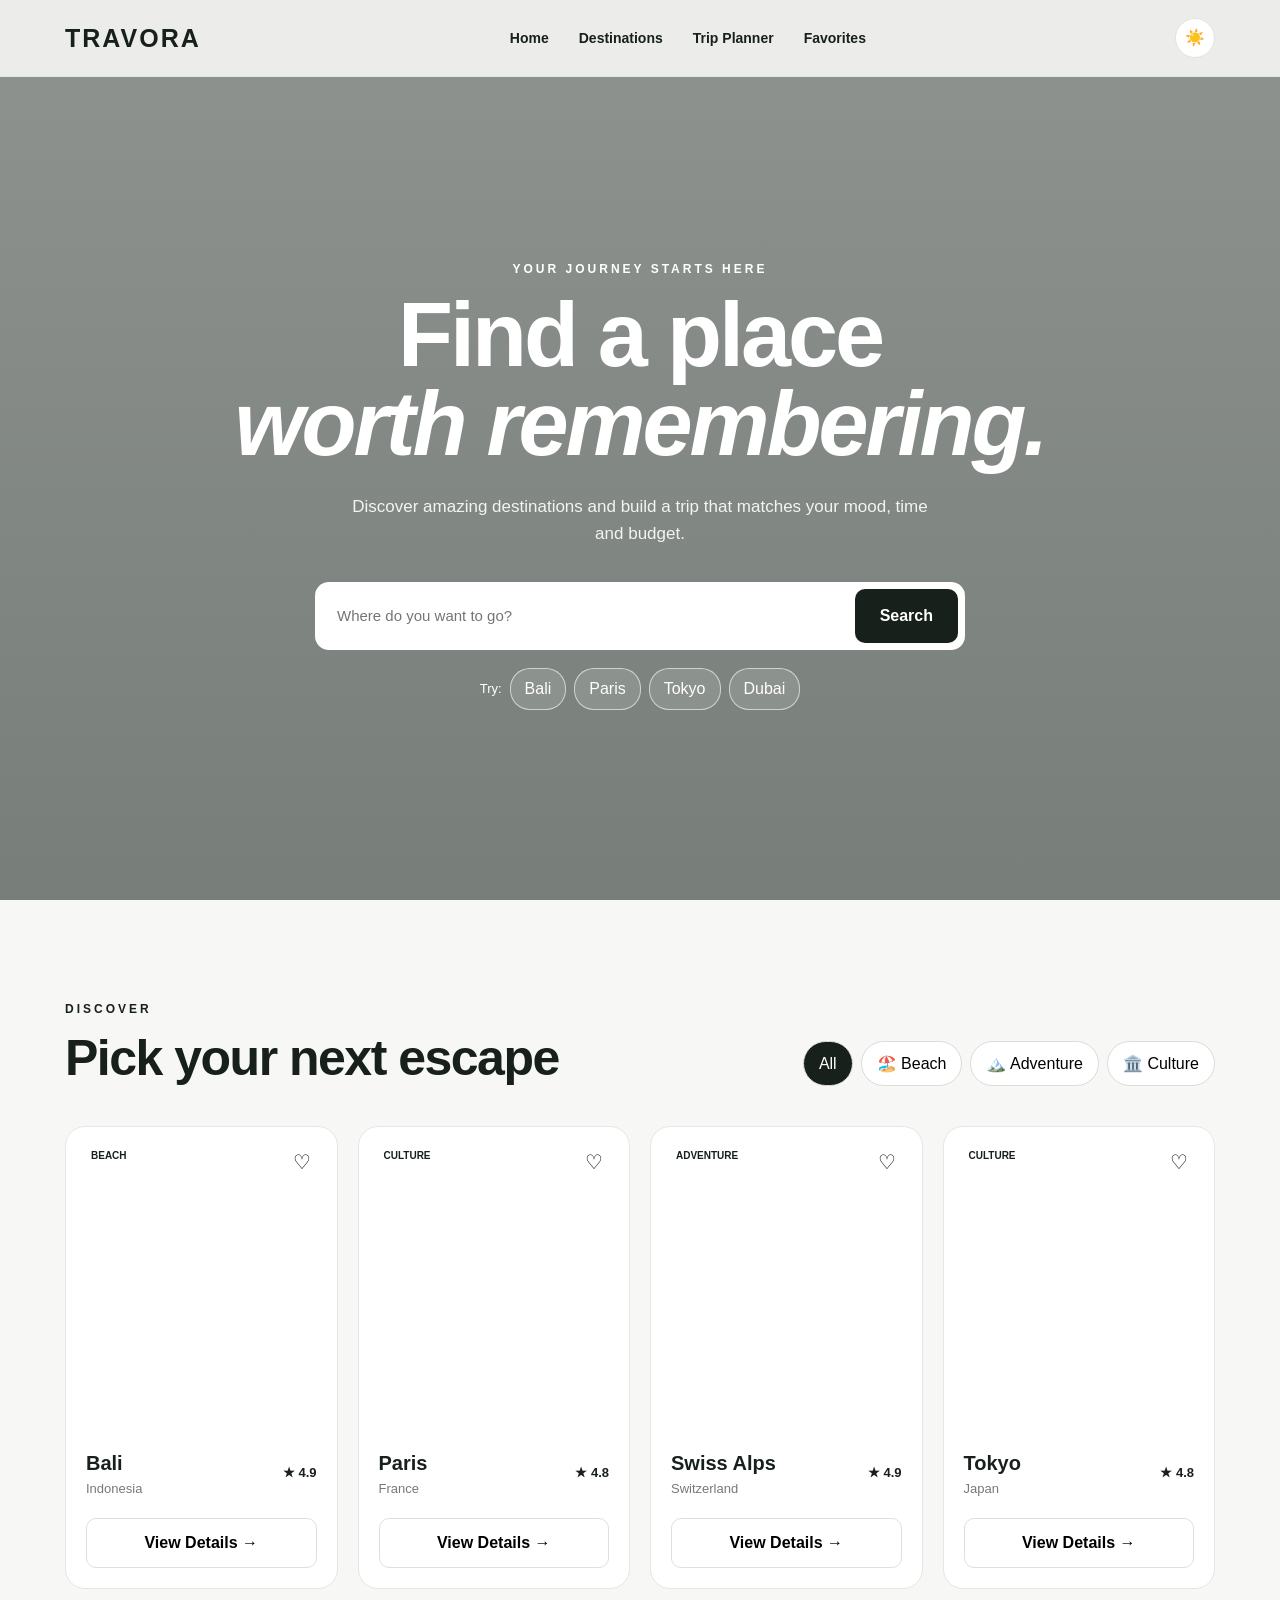
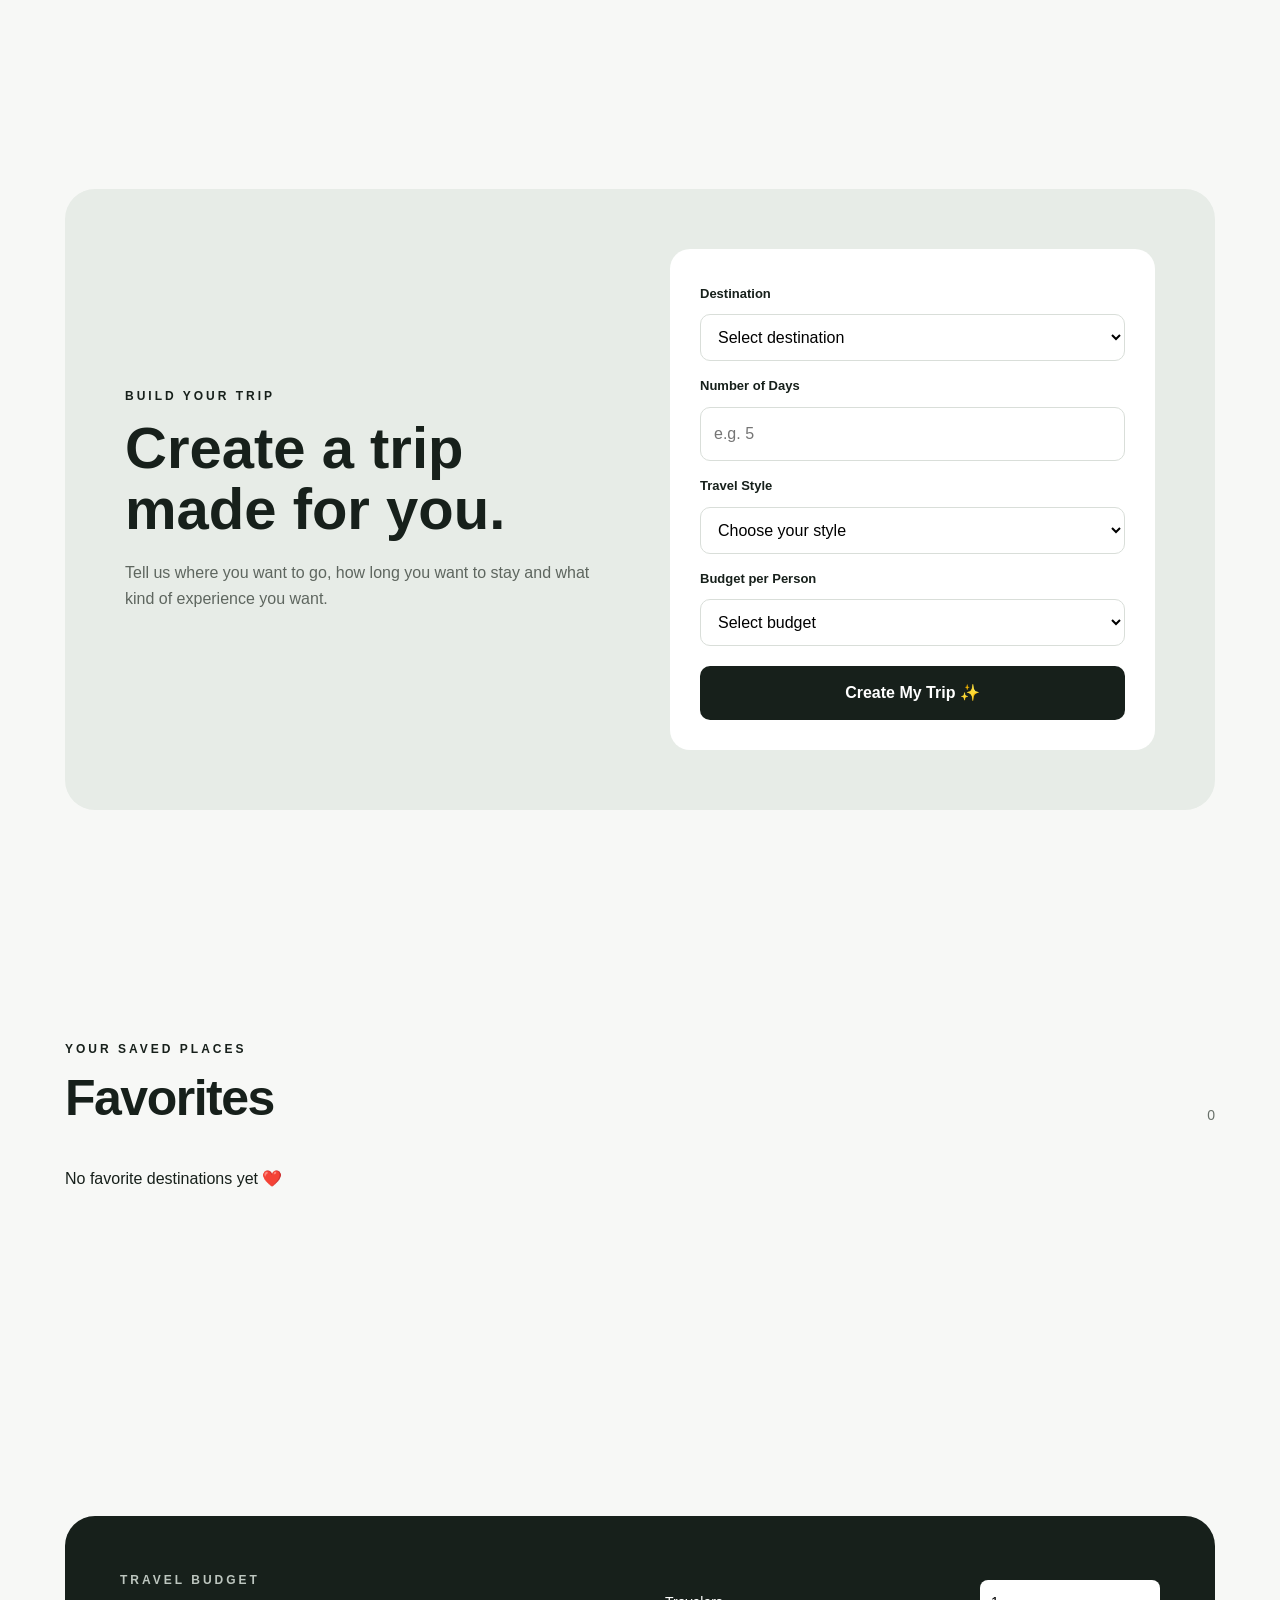
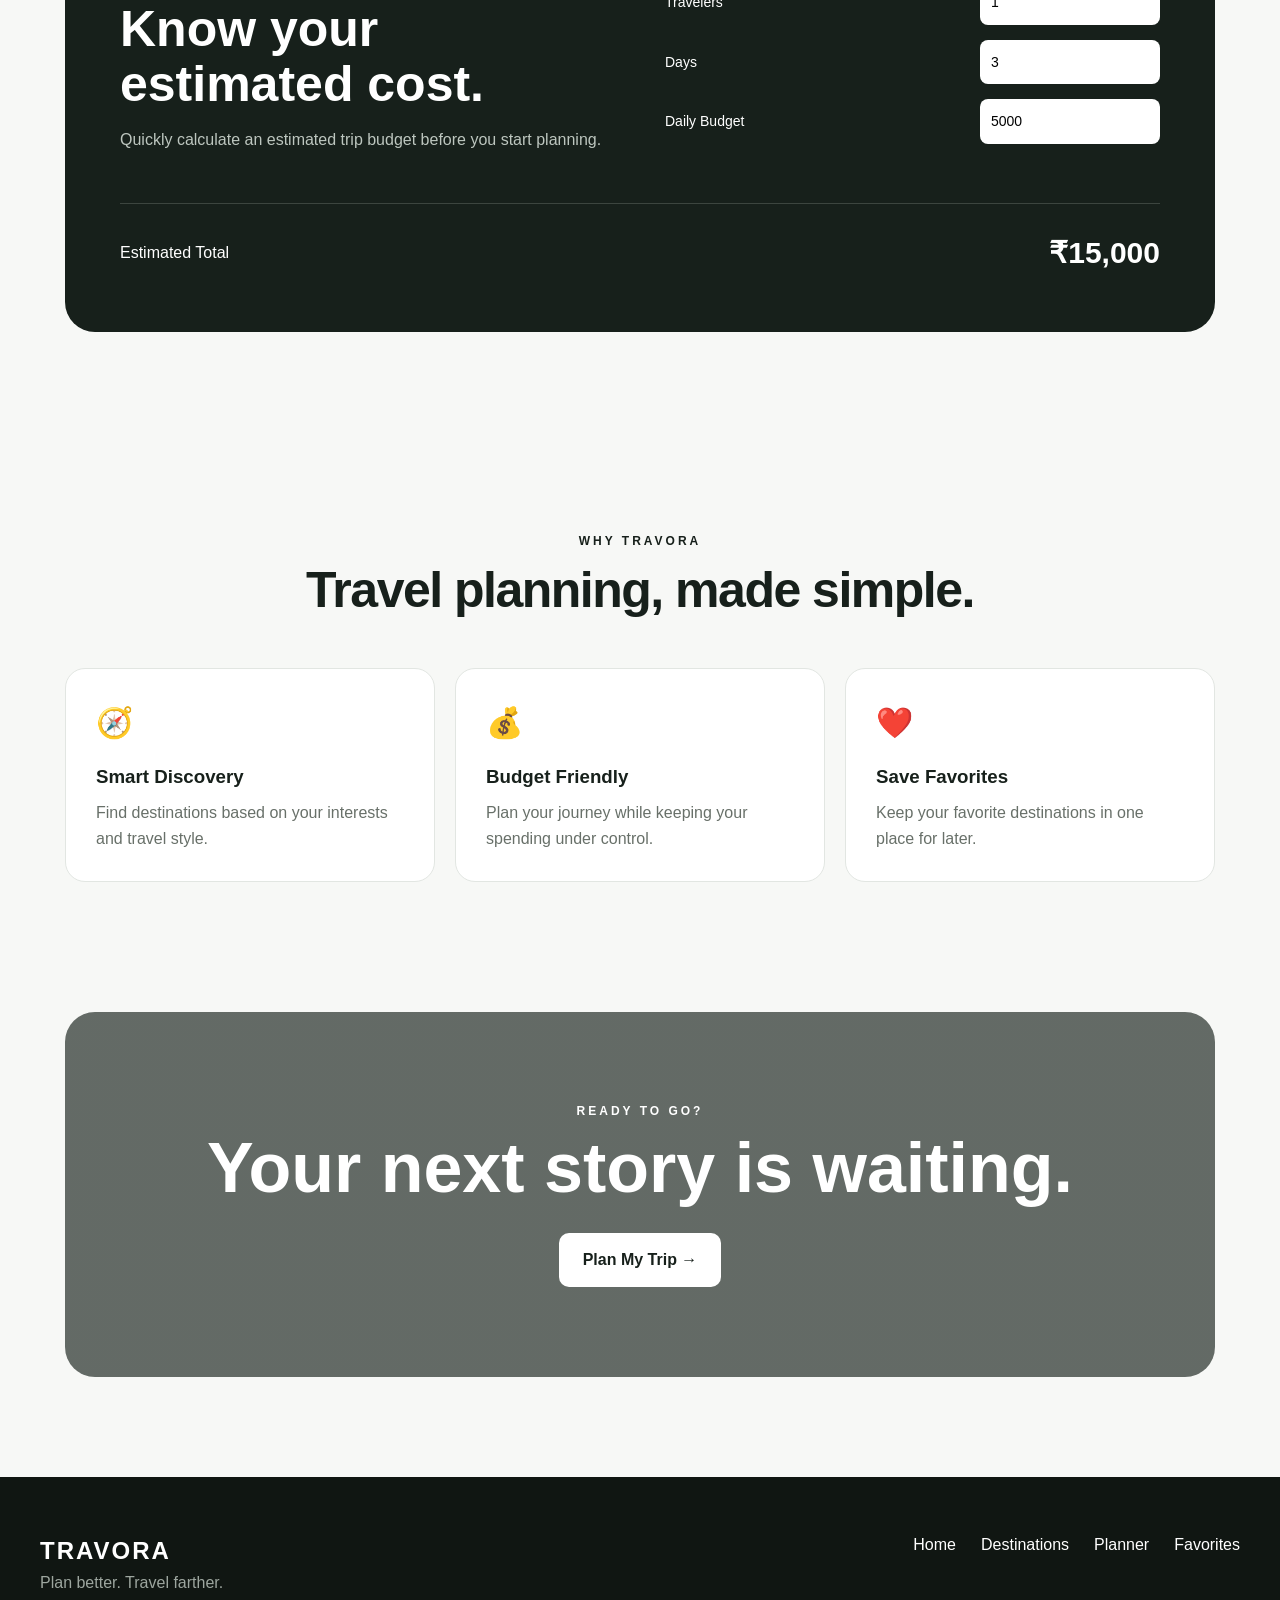
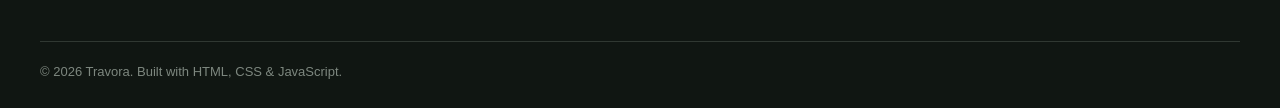
<file: index.html>
﻿<!DOCTYPE html>
<html lang="en">
<head>
    <meta charset="UTF-8">
    <meta name="viewport" content="width=device-width, initial-scale=1.0">

    <title>Travora | Travel Planner</title>

    <link rel="stylesheet" href="style1.css">
</head>

<body>

    <!-- NAVBAR -->
    <header>
        <nav class="navbar">

            <a href="#home" class="logo">TRAVORA</a>

            <ul class="nav-links">
                <li><a href="#home">Home</a></li>
                <li><a href="#destinations">Destinations</a></li>
                <li><a href="#planner">Trip Planner</a></li>
                <li><a href="#favorites">Favorites</a></li>
            </ul>

            <div class="nav-actions">
                <button id="themeBtn">☀️</button>
                <button id="menuBtn">☰</button>
            </div>

        </nav>
    </header>


    <!-- HERO -->
    <main>

        <section class="hero" id="home">

            <div class="hero-content">

                <p class="eyebrow">YOUR JOURNEY STARTS HERE</p>

                <h1>
                    Find a place
                    <br>
                    <span>worth remembering.</span>
                </h1>

                <p class="hero-text">
                    Discover amazing destinations and build a trip
                    that matches your mood, time and budget.
                </p>

                <div class="search-box">

                    <input
                        type="text"
                        id="searchInput"
                        placeholder="Where do you want to go?"
                    >

                    <button id="searchBtn">
                        Search
                    </button>

                </div>

                <div class="quick-search">
                    <span>Try:</span>
                    <button class="quick-btn">Bali</button>
                    <button class="quick-btn">Paris</button>
                    <button class="quick-btn">Tokyo</button>
                    <button class="quick-btn">Dubai</button>
                </div>

            </div>

        </section>


        <!-- DESTINATIONS -->
        <section class="destinations section" id="destinations">

            <div class="section-top">

                <div>
                    <p class="eyebrow">DISCOVER</p>
                    <h2>Pick your next escape</h2>
                </div>

                <div class="filters">

                    <button class="filter-btn active" data-filter="all">
                        All
                    </button>

                    <button class="filter-btn" data-filter="beach">
                        🏖️ Beach
                    </button>

                    <button class="filter-btn" data-filter="adventure">
                        🏔️ Adventure
                    </button>

                    <button class="filter-btn" data-filter="culture">
                        🏛️ Culture
                    </button>

                </div>

            </div>


            <div class="destination-grid" id="destinationGrid">

                <!-- DESTINATION 1 -->
                <article
                    class="destination-card"
                    data-category="beach"
                    data-name="Bali"
                >

                    <div class="destination-image bali">

                        <span class="tag">BEACH</span>

                        <button
                            class="favorite-btn"
                            data-place="Bali"
                        >
                            ♡
                        </button>

                    </div>

                    <div class="destination-info">

                        <div>
                            <h3>Bali</h3>
                            <p>Indonesia</p>
                        </div>

                        <span class="rating">★ 4.9</span>

                    </div>

                    <button
                        class="details-btn"
                        data-destination="Bali"
                    >
                        View Details →
                    </button>

                </article>


                <!-- DESTINATION 2 -->
                <article
                    class="destination-card"
                    data-category="culture"
                    data-name="Paris"
                >

                    <div class="destination-image paris">

                        <span class="tag">CULTURE</span>

                        <button
                            class="favorite-btn"
                            data-place="Paris"
                        >
                            ♡
                        </button>

                    </div>

                    <div class="destination-info">

                        <div>
                            <h3>Paris</h3>
                            <p>France</p>
                        </div>

                        <span class="rating">★ 4.8</span>

                    </div>

                    <button
                        class="details-btn"
                        data-destination="Paris"
                    >
                        View Details →
                    </button>

                </article>


                <!-- DESTINATION 3 -->
                <article
                    class="destination-card"
                    data-category="adventure"
                    data-name="Swiss Alps"
                >

                    <div class="destination-image swiss">

                        <span class="tag">ADVENTURE</span>

                        <button
                            class="favorite-btn"
                            data-place="Swiss Alps"
                        >
                            ♡
                        </button>

                    </div>

                    <div class="destination-info">

                        <div>
                            <h3>Swiss Alps</h3>
                            <p>Switzerland</p>
                        </div>

                        <span class="rating">★ 4.9</span>

                    </div>

                    <button
                        class="details-btn"
                        data-destination="Swiss Alps"
                    >
                        View Details →
                    </button>

                </article>


                <!-- DESTINATION 4 -->
                <article
                    class="destination-card"
                    data-category="culture"
                    data-name="Tokyo"
                >

                    <div class="destination-image tokyo">

                        <span class="tag">CULTURE</span>

                        <button
                            class="favorite-btn"
                            data-place="Tokyo"
                        >
                            ♡
                        </button>

                    </div>

                    <div class="destination-info">

                        <div>
                            <h3>Tokyo</h3>
                            <p>Japan</p>
                        </div>

                        <span class="rating">★ 4.8</span>

                    </div>

                    <button
                        class="details-btn"
                        data-destination="Tokyo"
                    >
                        View Details →
                    </button>

                </article>

            </div>

        </section>


        <!-- TRIP PLANNER -->
        <section class="planner section" id="planner">

            <div class="planner-content">

                <div class="planner-text">

                    <p class="eyebrow">BUILD YOUR TRIP</p>

                    <h2>Create a trip made for you.</h2>

                    <p>
                        Tell us where you want to go, how long you want
                        to stay and what kind of experience you want.
                    </p>

                </div>


                <form id="tripForm" class="trip-form">

                    <label for="tripDestination">
                        Destination
                    </label>

                    <select id="tripDestination" required>

                        <option value="">
                            Select destination
                        </option>

                        <option value="Bali">
                            Bali
                        </option>

                        <option value="Paris">
                            Paris
                        </option>

                        <option value="Swiss Alps">
                            Swiss Alps
                        </option>

                        <option value="Tokyo">
                            Tokyo
                        </option>

                    </select>


                    <label for="days">
                        Number of Days
                    </label>

                    <input
                        type="number"
                        id="days"
                        min="1"
                        max="30"
                        placeholder="e.g. 5"
                        required
                    >


                    <label for="travelStyle">
                        Travel Style
                    </label>

                    <select id="travelStyle" required>

                        <option value="">
                            Choose your style
                        </option>

                        <option value="Relax">
                            🏖️ Relax
                        </option>

                        <option value="Adventure">
                            🏔️ Adventure
                        </option>

                        <option value="Culture">
                            🏛️ Culture
                        </option>

                    </select>


                    <label for="budget">
                        Budget per Person
                    </label>

                    <select id="budget" required>

                        <option value="">
                            Select budget
                        </option>

                        <option value="Budget">
                            Under ₹20,000
                        </option>

                        <option value="Comfort">
                            ₹20,000 – ₹50,000
                        </option>

                        <option value="Luxury">
                            ₹50,000+
                        </option>

                    </select>


                    <button type="submit" class="create-trip-btn">
                        Create My Trip ✨
                    </button>

                </form>

            </div>


            <!-- GENERATED TRIP WILL APPEAR HERE -->

            <div
                id="tripResult"
                class="trip-result"
            ></div>

        </section>


        <!-- FAVORITES -->
        <section class="favorites section" id="favorites">

            <div class="section-top">

                <div>
                    <p class="eyebrow">YOUR SAVED PLACES</p>
                    <h2>Favorites</h2>
                </div>

                <span id="favoriteCount">
                    0 saved
                </span>

            </div>

            <div
                id="favoritesContainer"
                class="favorites-container"
            >

                <p class="empty-message">
                    You haven't saved any destinations yet.
                    Tap ♡ on a destination to save it.
                </p>

            </div>

        </section>


        <!-- BUDGET CALCULATOR -->
        <section class="calculator section">

            <div class="calculator-box">

                <div>
                    <p class="eyebrow">TRAVEL BUDGET</p>

                    <h2>
                        Know your estimated cost.
                    </h2>

                    <p>
                        Quickly calculate an estimated trip budget
                        before you start planning.
                    </p>
                </div>


                <div class="calculator-form">

                    <label>
                        Travelers

                        <input
                            type="number"
                            id="travelers"
                            min="1"
                            value="1"
                        >
                    </label>


                    <label>
                        Days

                        <input
                            type="number"
                            id="calcDays"
                            min="1"
                            value="3"
                        >
                    </label>


                    <label>
                        Daily Budget

                        <input
                            type="number"
                            id="dailyBudget"
                            min="0"
                            value="5000"
                        >
                    </label>

                </div>


                <div class="total-box">

                    <span>Estimated Total</span>

                    <strong id="totalAmount">
                        ₹15,000
                    </strong>

                </div>

            </div>

        </section>


        <!-- WHY US -->
        <section class="features section">

            <div class="section-heading">

                <p class="eyebrow">WHY TRAVORA</p>

                <h2>
                    Travel planning, made simple.
                </h2>

            </div>


            <div class="feature-grid">

                <div class="feature-card">
                    <span>🧭</span>
                    <h3>Smart Discovery</h3>
                    <p>
                        Find destinations based on your interests
                        and travel style.
                    </p>
                </div>


                <div class="feature-card">
                    <span>💰</span>
                    <h3>Budget Friendly</h3>
                    <p>
                        Plan your journey while keeping your
                        spending under control.
                    </p>
                </div>


                <div class="feature-card">
                    <span>❤️</span>
                    <h3>Save Favorites</h3>
                    <p>
                        Keep your favorite destinations in one place
                        for later.
                    </p>
                </div>

            </div>

        </section>


        <!-- CTA -->
        <section class="cta">

            <div>

                <p class="eyebrow">
                    READY TO GO?
                </p>

                <h2>
                    Your next story is waiting.
                </h2>

                <a href="#planner" class="cta-btn">
                    Plan My Trip →
                </a>

            </div>

        </section>

    </main>


    <!-- DESTINATION MODAL -->
    <div
        class="modal"
        id="destinationModal"
    >

        <div class="modal-content">

            <button
                class="close-modal"
                id="closeModal"
            >
                ×
            </button>

            <div id="modalBody"></div>

        </div>

    </div>


    <!-- FOOTER -->
    <footer>

        <div class="footer-content">

            <div>
                <h2>TRAVORA</h2>
                <p>
                    Plan better. Travel farther.
                </p>
            </div>

            <div class="footer-links">

                <a href="#home">Home</a>
                <a href="#destinations">Destinations</a>
                <a href="#planner">Planner</a>
                <a href="#favorites">Favorites</a>

            </div>

        </div>

        <p class="copyright">
            © 2026 Travora. Built with HTML, CSS & JavaScript.
        </p>

    </footer>


    <script src="script1.js"></script>

</body>
</html>
</file>
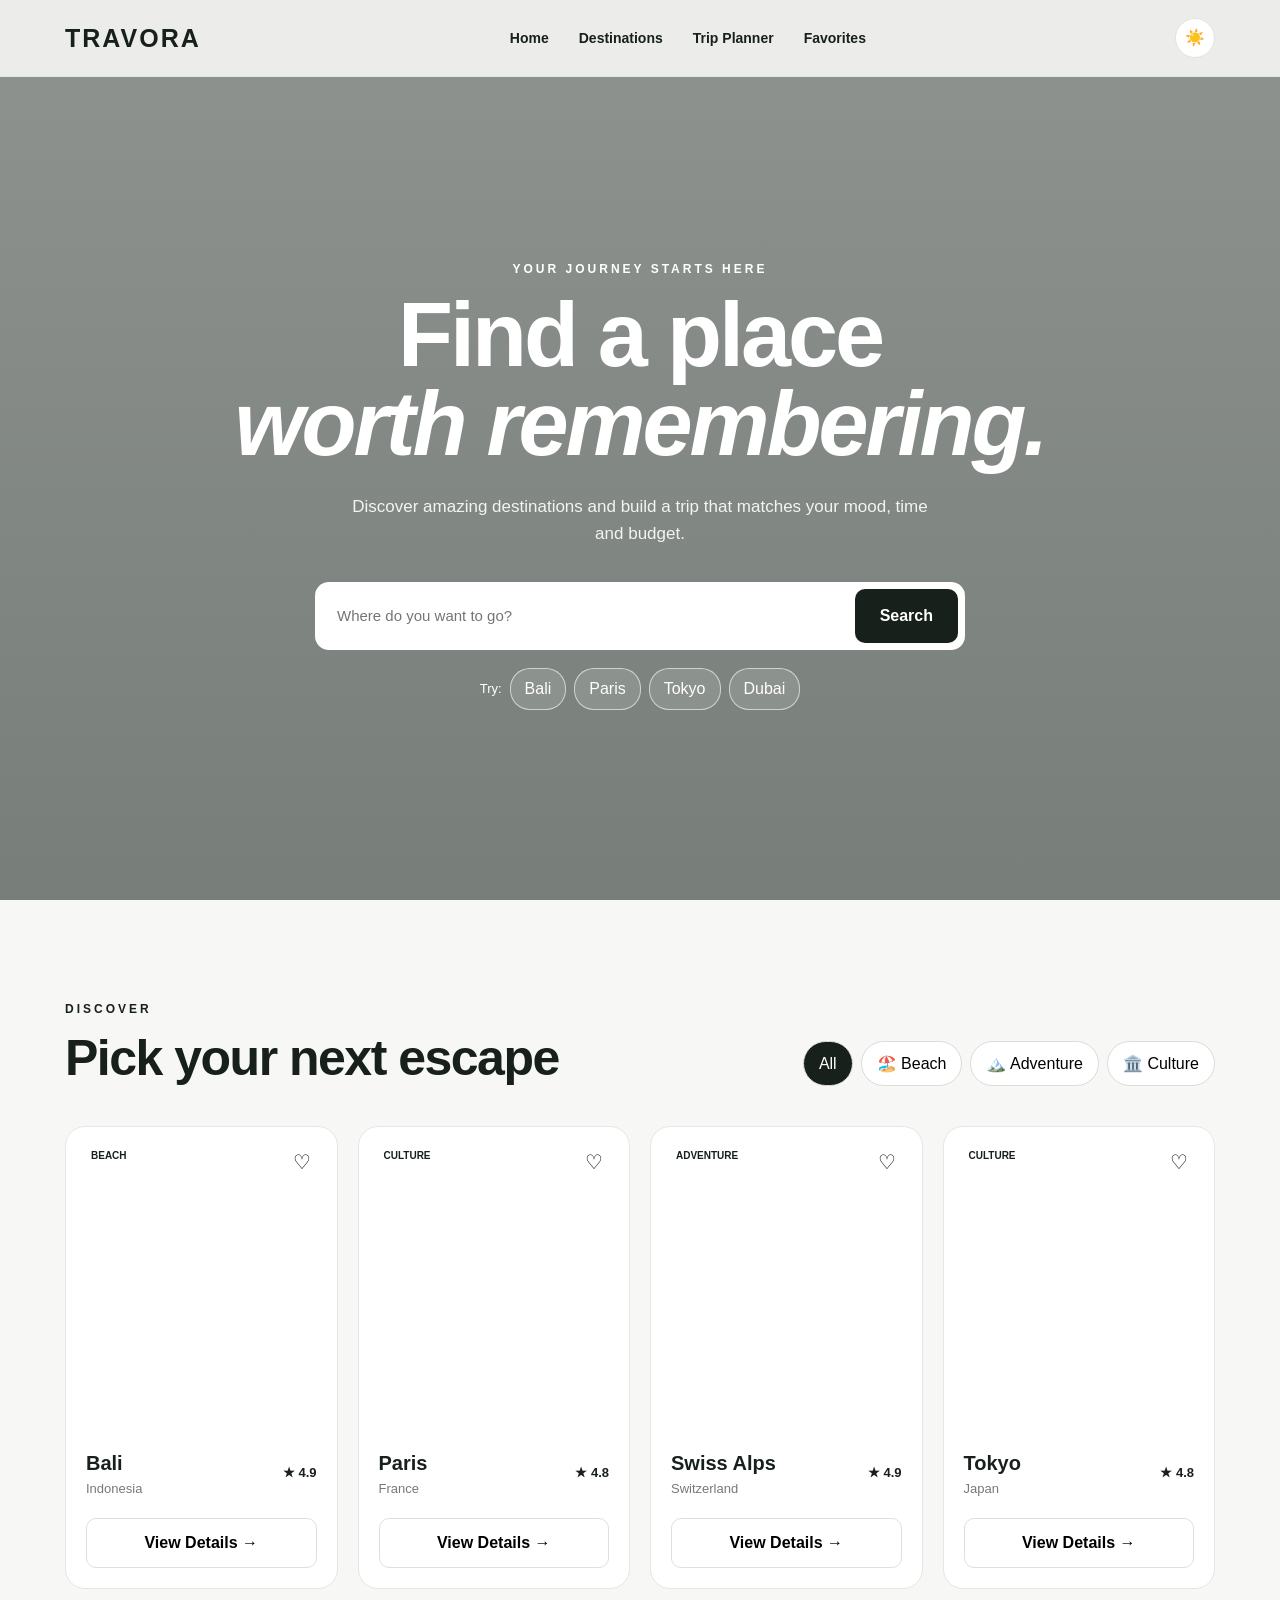
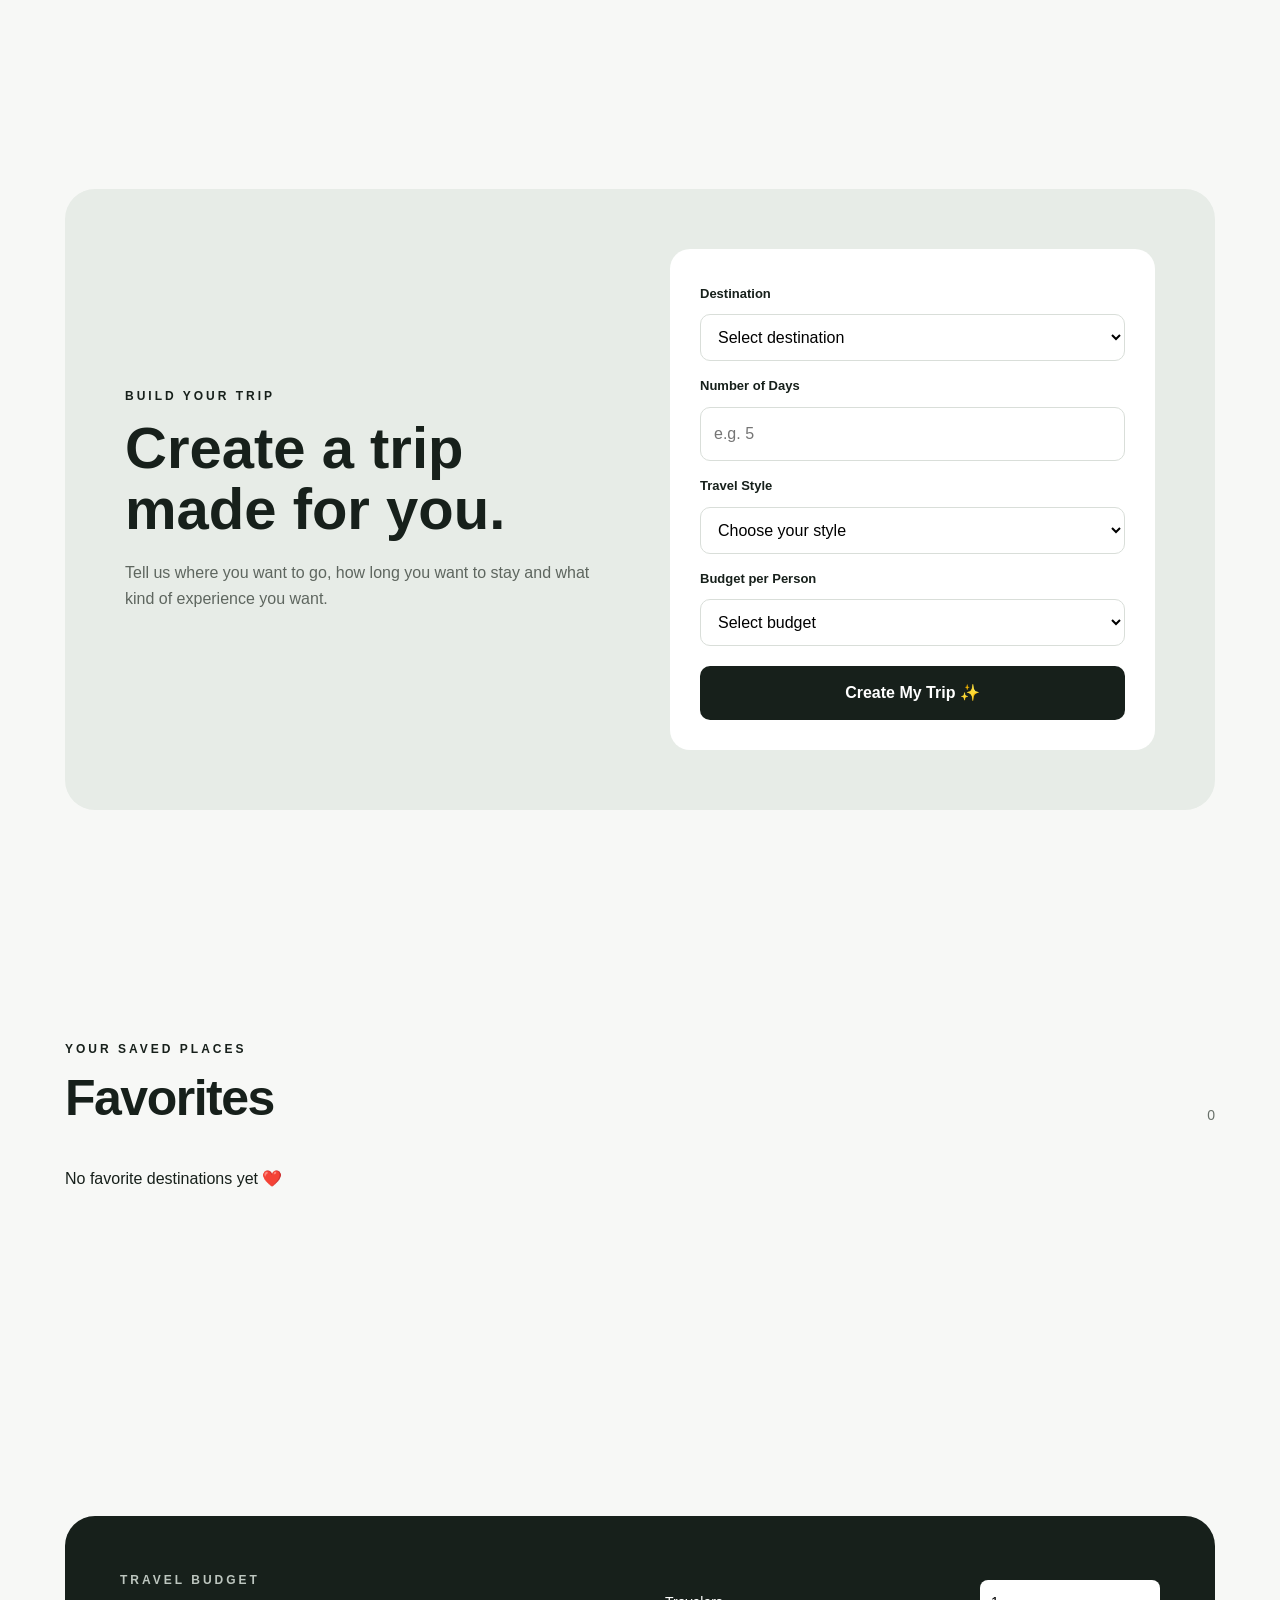
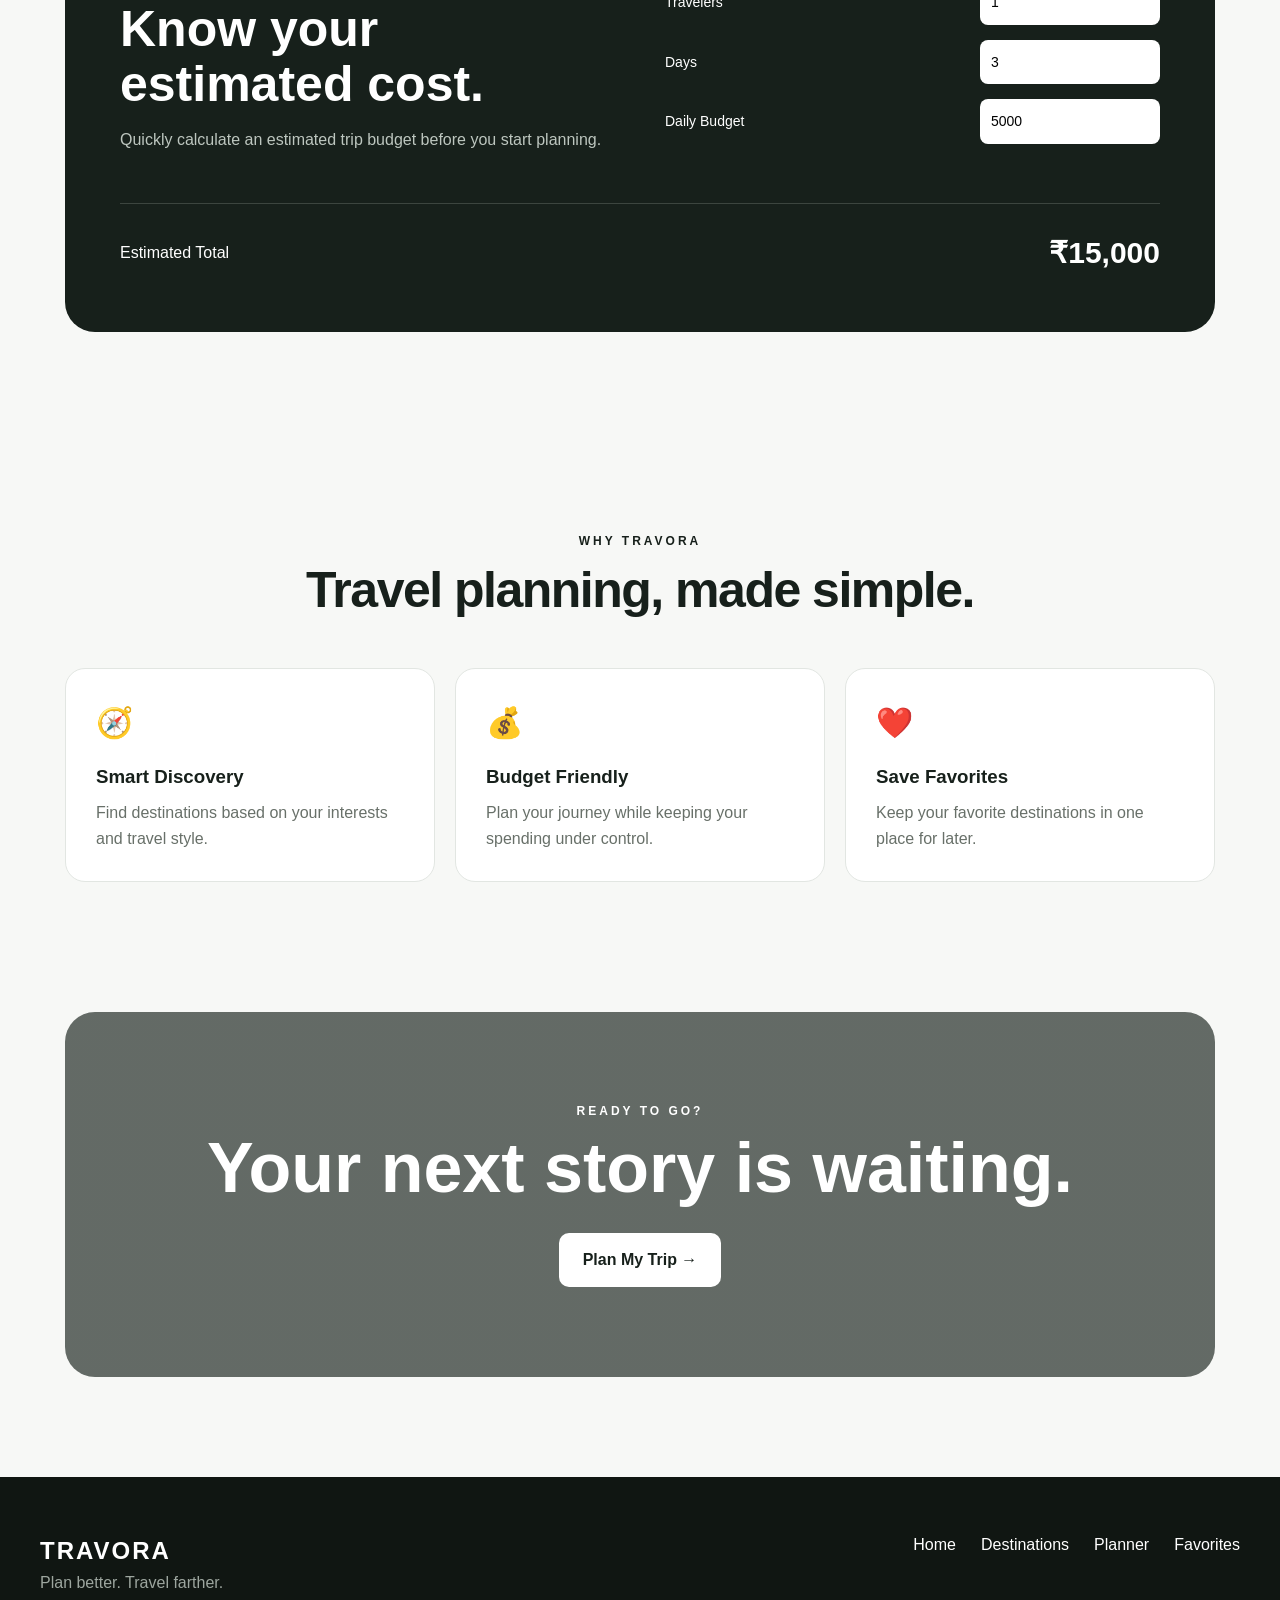
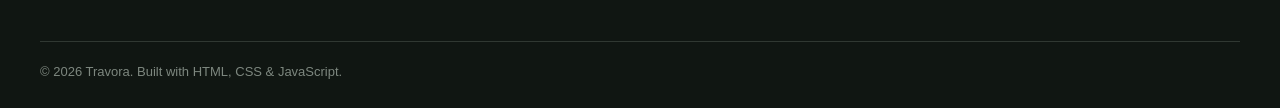
<file: travel.html>
﻿<!DOCTYPE html>
<html lang="en">
<head>
    <meta charset="UTF-8">
    <meta name="viewport" content="width=device-width, initial-scale=1.0">

    <title>Travora | Travel Planner</title>

    <link rel="stylesheet" href="style1.css">
</head>

<body>

    <!-- NAVBAR -->
    <header>
        <nav class="navbar">

            <a href="#home" class="logo">TRAVORA</a>

            <ul class="nav-links">
                <li><a href="#home">Home</a></li>
                <li><a href="#destinations">Destinations</a></li>
                <li><a href="#planner">Trip Planner</a></li>
                <li><a href="#favorites">Favorites</a></li>
            </ul>

            <div class="nav-actions">
                <button id="themeBtn">☀️</button>
                <button id="menuBtn">☰</button>
            </div>

        </nav>
    </header>


    <!-- HERO -->
    <main>

        <section class="hero" id="home">

            <div class="hero-content">

                <p class="eyebrow">YOUR JOURNEY STARTS HERE</p>

                <h1>
                    Find a place
                    <br>
                    <span>worth remembering.</span>
                </h1>

                <p class="hero-text">
                    Discover amazing destinations and build a trip
                    that matches your mood, time and budget.
                </p>

                <div class="search-box">

                    <input
                        type="text"
                        id="searchInput"
                        placeholder="Where do you want to go?"
                    >

                    <button id="searchBtn">
                        Search
                    </button>

                </div>

                <div class="quick-search">
                    <span>Try:</span>
                    <button class="quick-btn">Bali</button>
                    <button class="quick-btn">Paris</button>
                    <button class="quick-btn">Tokyo</button>
                    <button class="quick-btn">Dubai</button>
                </div>

            </div>

        </section>


        <!-- DESTINATIONS -->
        <section class="destinations section" id="destinations">

            <div class="section-top">

                <div>
                    <p class="eyebrow">DISCOVER</p>
                    <h2>Pick your next escape</h2>
                </div>

                <div class="filters">

                    <button class="filter-btn active" data-filter="all">
                        All
                    </button>

                    <button class="filter-btn" data-filter="beach">
                        🏖️ Beach
                    </button>

                    <button class="filter-btn" data-filter="adventure">
                        🏔️ Adventure
                    </button>

                    <button class="filter-btn" data-filter="culture">
                        🏛️ Culture
                    </button>

                </div>

            </div>


            <div class="destination-grid" id="destinationGrid">

                <!-- DESTINATION 1 -->
                <article
                    class="destination-card"
                    data-category="beach"
                    data-name="Bali"
                >

                    <div class="destination-image bali">

                        <span class="tag">BEACH</span>

                        <button
                            class="favorite-btn"
                            data-place="Bali"
                        >
                            ♡
                        </button>

                    </div>

                    <div class="destination-info">

                        <div>
                            <h3>Bali</h3>
                            <p>Indonesia</p>
                        </div>

                        <span class="rating">★ 4.9</span>

                    </div>

                    <button
                        class="details-btn"
                        data-destination="Bali"
                    >
                        View Details →
                    </button>

                </article>


                <!-- DESTINATION 2 -->
                <article
                    class="destination-card"
                    data-category="culture"
                    data-name="Paris"
                >

                    <div class="destination-image paris">

                        <span class="tag">CULTURE</span>

                        <button
                            class="favorite-btn"
                            data-place="Paris"
                        >
                            ♡
                        </button>

                    </div>

                    <div class="destination-info">

                        <div>
                            <h3>Paris</h3>
                            <p>France</p>
                        </div>

                        <span class="rating">★ 4.8</span>

                    </div>

                    <button
                        class="details-btn"
                        data-destination="Paris"
                    >
                        View Details →
                    </button>

                </article>


                <!-- DESTINATION 3 -->
                <article
                    class="destination-card"
                    data-category="adventure"
                    data-name="Swiss Alps"
                >

                    <div class="destination-image swiss">

                        <span class="tag">ADVENTURE</span>

                        <button
                            class="favorite-btn"
                            data-place="Swiss Alps"
                        >
                            ♡
                        </button>

                    </div>

                    <div class="destination-info">

                        <div>
                            <h3>Swiss Alps</h3>
                            <p>Switzerland</p>
                        </div>

                        <span class="rating">★ 4.9</span>

                    </div>

                    <button
                        class="details-btn"
                        data-destination="Swiss Alps"
                    >
                        View Details →
                    </button>

                </article>


                <!-- DESTINATION 4 -->
                <article
                    class="destination-card"
                    data-category="culture"
                    data-name="Tokyo"
                >

                    <div class="destination-image tokyo">

                        <span class="tag">CULTURE</span>

                        <button
                            class="favorite-btn"
                            data-place="Tokyo"
                        >
                            ♡
                        </button>

                    </div>

                    <div class="destination-info">

                        <div>
                            <h3>Tokyo</h3>
                            <p>Japan</p>
                        </div>

                        <span class="rating">★ 4.8</span>

                    </div>

                    <button
                        class="details-btn"
                        data-destination="Tokyo"
                    >
                        View Details →
                    </button>

                </article>

            </div>

        </section>


        <!-- TRIP PLANNER -->
        <section class="planner section" id="planner">

            <div class="planner-content">

                <div class="planner-text">

                    <p class="eyebrow">BUILD YOUR TRIP</p>

                    <h2>Create a trip made for you.</h2>

                    <p>
                        Tell us where you want to go, how long you want
                        to stay and what kind of experience you want.
                    </p>

                </div>


                <form id="tripForm" class="trip-form">

                    <label for="tripDestination">
                        Destination
                    </label>

                    <select id="tripDestination" required>

                        <option value="">
                            Select destination
                        </option>

                        <option value="Bali">
                            Bali
                        </option>

                        <option value="Paris">
                            Paris
                        </option>

                        <option value="Swiss Alps">
                            Swiss Alps
                        </option>

                        <option value="Tokyo">
                            Tokyo
                        </option>

                    </select>


                    <label for="days">
                        Number of Days
                    </label>

                    <input
                        type="number"
                        id="days"
                        min="1"
                        max="30"
                        placeholder="e.g. 5"
                        required
                    >


                    <label for="travelStyle">
                        Travel Style
                    </label>

                    <select id="travelStyle" required>

                        <option value="">
                            Choose your style
                        </option>

                        <option value="Relax">
                            🏖️ Relax
                        </option>

                        <option value="Adventure">
                            🏔️ Adventure
                        </option>

                        <option value="Culture">
                            🏛️ Culture
                        </option>

                    </select>


                    <label for="budget">
                        Budget per Person
                    </label>

                    <select id="budget" required>

                        <option value="">
                            Select budget
                        </option>

                        <option value="Budget">
                            Under ₹20,000
                        </option>

                        <option value="Comfort">
                            ₹20,000 – ₹50,000
                        </option>

                        <option value="Luxury">
                            ₹50,000+
                        </option>

                    </select>


                    <button type="submit" class="create-trip-btn">
                        Create My Trip ✨
                    </button>

                </form>

            </div>


            <!-- GENERATED TRIP WILL APPEAR HERE -->

            <div
                id="tripResult"
                class="trip-result"
            ></div>

        </section>


        <!-- FAVORITES -->
        <section class="favorites section" id="favorites">

            <div class="section-top">

                <div>
                    <p class="eyebrow">YOUR SAVED PLACES</p>
                    <h2>Favorites</h2>
                </div>

                <span id="favoriteCount">
                    0 saved
                </span>

            </div>

            <div
                id="favoritesContainer"
                class="favorites-container"
            >

                <p class="empty-message">
                    You haven't saved any destinations yet.
                    Tap ♡ on a destination to save it.
                </p>

            </div>

        </section>


        <!-- BUDGET CALCULATOR -->
        <section class="calculator section">

            <div class="calculator-box">

                <div>
                    <p class="eyebrow">TRAVEL BUDGET</p>

                    <h2>
                        Know your estimated cost.
                    </h2>

                    <p>
                        Quickly calculate an estimated trip budget
                        before you start planning.
                    </p>
                </div>


                <div class="calculator-form">

                    <label>
                        Travelers

                        <input
                            type="number"
                            id="travelers"
                            min="1"
                            value="1"
                        >
                    </label>


                    <label>
                        Days

                        <input
                            type="number"
                            id="calcDays"
                            min="1"
                            value="3"
                        >
                    </label>


                    <label>
                        Daily Budget

                        <input
                            type="number"
                            id="dailyBudget"
                            min="0"
                            value="5000"
                        >
                    </label>

                </div>


                <div class="total-box">

                    <span>Estimated Total</span>

                    <strong id="totalAmount">
                        ₹15,000
                    </strong>

                </div>

            </div>

        </section>


        <!-- WHY US -->
        <section class="features section">

            <div class="section-heading">

                <p class="eyebrow">WHY TRAVORA</p>

                <h2>
                    Travel planning, made simple.
                </h2>

            </div>


            <div class="feature-grid">

                <div class="feature-card">
                    <span>🧭</span>
                    <h3>Smart Discovery</h3>
                    <p>
                        Find destinations based on your interests
                        and travel style.
                    </p>
                </div>


                <div class="feature-card">
                    <span>💰</span>
                    <h3>Budget Friendly</h3>
                    <p>
                        Plan your journey while keeping your
                        spending under control.
                    </p>
                </div>


                <div class="feature-card">
                    <span>❤️</span>
                    <h3>Save Favorites</h3>
                    <p>
                        Keep your favorite destinations in one place
                        for later.
                    </p>
                </div>

            </div>

        </section>


        <!-- CTA -->
        <section class="cta">

            <div>

                <p class="eyebrow">
                    READY TO GO?
                </p>

                <h2>
                    Your next story is waiting.
                </h2>

                <a href="#planner" class="cta-btn">
                    Plan My Trip →
                </a>

            </div>

        </section>

    </main>


    <!-- DESTINATION MODAL -->
    <div
        class="modal"
        id="destinationModal"
    >

        <div class="modal-content">

            <button
                class="close-modal"
                id="closeModal"
            >
                ×
            </button>

            <div id="modalBody"></div>

        </div>

    </div>


    <!-- FOOTER -->
    <footer>

        <div class="footer-content">

            <div>
                <h2>TRAVORA</h2>
                <p>
                    Plan better. Travel farther.
                </p>
            </div>

            <div class="footer-links">

                <a href="#home">Home</a>
                <a href="#destinations">Destinations</a>
                <a href="#planner">Planner</a>
                <a href="#favorites">Favorites</a>

            </div>

        </div>

        <p class="copyright">
            © 2026 Travora. Built with HTML, CSS & JavaScript.
        </p>

    </footer>


    <script src="script1.js"></script>

</body>
</html>
</file>
<file: style1.css>
﻿/* =========================
   RESET
========================= */

* {
    margin: 0;
    padding: 0;
    box-sizing: border-box;
}

html {
    scroll-behavior: smooth;
}

body {
    font-family: Arial, Helvetica, sans-serif;
    background: #f7f8f6;
    color: #17201b;
    line-height: 1.6;
}

button,
input,
select,
textarea {
    font: inherit;
}

button {
    cursor: pointer;
}

a {
    text-decoration: none;
    color: inherit;
}


/* =========================
   NAVBAR
========================= */

header {
    position: fixed;
    top: 0;
    left: 0;
    width: 100%;
    z-index: 1000;
    background: rgba(247, 248, 246, 0.9);
    backdrop-filter: blur(12px);
    border-bottom: 1px solid #e3e7e3;
}

.navbar {
    max-width: 1200px;
    margin: auto;
    padding: 18px 25px;

    display: flex;
    align-items: center;
    justify-content: space-between;
}

.logo {
    font-size: 25px;
    font-weight: 800;
    letter-spacing: 2px;
}

.nav-links {
    display: flex;
    list-style: none;
    gap: 30px;
}

.nav-links a {
    font-size: 14px;
    font-weight: 600;
    transition: 0.3s;
}

.nav-links a:hover {
    opacity: 0.55;
}

.nav-actions {
    display: flex;
    gap: 10px;
}

.nav-actions button {
    width: 40px;
    height: 40px;
    border: 1px solid #dfe4df;
    border-radius: 50%;
    background: white;
}

#menuBtn {
    display: none;
}


/* =========================
   HERO
========================= */

.hero {
    min-height: 100vh;
    padding: 150px 25px 80px;

    display: flex;
    align-items: center;
    justify-content: center;

    background:
        linear-gradient(
            rgba(15, 25, 20, 0.45),
            rgba(15, 25, 20, 0.55)
        ),
        url("https://images.unsplash.com/photo-1500530855697-b586d89ba3ee?auto=format&fit=crop&w=1800&q=85")
        center/cover no-repeat;

    color: white;
}

.hero-content {
    width: 100%;
    max-width: 950px;
    text-align: center;
}

.eyebrow {
    font-size: 12px;
    font-weight: 800;
    letter-spacing: 3px;
    margin-bottom: 12px;
}

.hero h1 {
    font-size: clamp(48px, 8vw, 90px);
    line-height: 0.98;
    letter-spacing: -3px;
    margin-bottom: 25px;
}

.hero h1 span {
    font-style: italic;
}

.hero-text {
    max-width: 600px;
    margin: auto;
    font-size: 17px;
    opacity: 0.9;
}


/* =========================
   SEARCH
========================= */

.search-box {
    max-width: 650px;
    margin: 35px auto 18px;

    display: flex;
    padding: 7px;

    background: white;
    border-radius: 14px;
}

.search-box input {
    flex: 1;
    border: none;
    outline: none;
    padding: 15px;
    font-size: 15px;
}

.search-box button {
    border: none;
    padding: 0 25px;
    border-radius: 10px;
    background: #17201b;
    color: white;
    font-weight: 700;
}

.quick-search {
    display: flex;
    justify-content: center;
    align-items: center;
    gap: 8px;
    flex-wrap: wrap;
}

.quick-search span {
    font-size: 13px;
}

.quick-btn {
    border: 1px solid rgba(255,255,255,0.6);
    background: rgba(255,255,255,0.12);
    color: white;
    padding: 7px 14px;
    border-radius: 20px;
}

.quick-btn:hover {
    background: white;
    color: #17201b;
}


/* =========================
   COMMON SECTION
========================= */

.section {
    max-width: 1200px;
    margin: auto;
    padding: 100px 25px;
}

.section-heading {
    text-align: center;
    margin-bottom: 50px;
}

.section-heading h2,
.section-top h2 {
    font-size: clamp(32px, 5vw, 50px);
    line-height: 1.1;
    letter-spacing: -1.5px;
}


/* =========================
   DESTINATIONS
========================= */

.section-top {
    display: flex;
    justify-content: space-between;
    align-items: end;
    gap: 25px;
    margin-bottom: 40px;
}

.filters {
    display: flex;
    gap: 8px;
    flex-wrap: wrap;
}

.filter-btn {
    border: 1px solid #d8ddd8;
    background: white;
    padding: 9px 15px;
    border-radius: 25px;
}

.filter-btn:hover,
.filter-btn.active {
    background: #17201b;
    color: white;
}

.destination-grid {
    display: grid;
    grid-template-columns: repeat(4, 1fr);
    gap: 20px;
}

.destination-card {
    background: white;
    border-radius: 20px;
    overflow: hidden;
    border: 1px solid #e4e7e4;
    transition: 0.35s;
}

.destination-card:hover {
    transform: translateY(-8px);
    box-shadow: 0 20px 45px rgba(0,0,0,0.08);
}

.destination-image {
    height: 300px;
    position: relative;
    background-position: center;
    background-size: cover;
}

.bali {
    background-image: url("https://images.unsplash.com/photo-1537996194471-e657df975ab4?auto=format&fit=crop&w=900&q=80");
}

.paris {
    background-image: url("https://images.unsplash.com/photo-1502602898657-3e91760cbb34?auto=format&fit=crop&w=900&q=80");
}

.swiss {
    background-image: url("https://images.unsplash.com/photo-1531366936337-7c912a4589a7?auto=format&fit=crop&w=900&q=80");
}

.tokyo {
    background-image: url("https://images.unsplash.com/photo-1540959733332-eab4deabeeaf?auto=format&fit=crop&w=900&q=80");
}

.tag {
    position: absolute;
    top: 15px;
    left: 15px;

    background: white;
    padding: 6px 10px;
    border-radius: 20px;

    font-size: 10px;
    font-weight: 800;
}

.favorite-btn {
    position: absolute;
    top: 15px;
    right: 15px;

    width: 40px;
    height: 40px;

    border: none;
    border-radius: 50%;

    background: rgba(255,255,255,0.9);
    font-size: 20px;
}

.favorite-btn:hover {
    transform: scale(1.1);
}

.destination-info {
    padding: 20px 20px 8px;

    display: flex;
    justify-content: space-between;
    align-items: center;
}

.destination-info h3 {
    font-size: 20px;
}

.destination-info p {
    color: #747b76;
    font-size: 13px;
}

.rating {
    font-size: 13px;
    font-weight: bold;
}

.details-btn {
    margin: 10px 20px 20px;
    padding: 11px 16px;
    width: calc(100% - 40px);

    border: 1px solid #dce1dc;
    background: transparent;
    border-radius: 10px;
    font-weight: 700;
}

.details-btn:hover {
    background: #17201b;
    color: white;
}


/* =========================
   PLANNER
========================= */

.planner {
    max-width: 1200px;
}

.planner-content {
    background: #e7ece7;
    border-radius: 30px;
    padding: 60px;

    display: grid;
    grid-template-columns: 1fr 1fr;
    gap: 60px;
    align-items: center;
}

.planner-text h2 {
    font-size: clamp(35px, 5vw, 58px);
    line-height: 1.05;
    margin-bottom: 20px;
}

.planner-text p:last-child {
    max-width: 500px;
    color: #5e665f;
}

.trip-form {
    background: white;
    padding: 30px;
    border-radius: 20px;

    display: flex;
    flex-direction: column;
    gap: 10px;
}

.trip-form label {
    font-size: 13px;
    font-weight: 700;
    margin-top: 5px;
}

.trip-form input,
.trip-form select {
    width: 100%;
    padding: 13px;

    border: 1px solid #d9ded9;
    border-radius: 10px;
    outline: none;
    background: white;
}

.trip-form input:focus,
.trip-form select:focus {
    border-color: #17201b;
}

.create-trip-btn {
    margin-top: 10px;
    padding: 14px;

    border: none;
    border-radius: 10px;

    background: #17201b;
    color: white;
    font-weight: 700;
}

.create-trip-btn:hover {
    opacity: 0.8;
}

.trip-result {
    margin-top: 30px;
}


/* =========================
   GENERATED TRIP CARD
========================= */

.generated-trip {
    background: white;
    border: 1px solid #e0e5e0;
    border-radius: 20px;
    padding: 25px;

    animation: appear 0.4s ease;
}

.generated-trip h3 {
    margin-bottom: 8px;
}

.generated-trip p {
    color: #687069;
}

@keyframes appear {
    from {
        opacity: 0;
        transform: translateY(15px);
    }

    to {
        opacity: 1;
        transform: translateY(0);
    }
}


/* =========================
   FAVORITES
========================= */

.favorites {
    min-height: 350px;
}

#favoriteCount {
    color: #687069;
    font-size: 14px;
}

.favorites-container {
    min-height: 150px;

    display: flex;
    gap: 15px;
    flex-wrap: wrap;
}

.empty-message {
    color: #737b75;
}

.favorite-item {
    padding: 15px 20px;
    background: white;
    border: 1px solid #dfe4df;
    border-radius: 15px;
}


/* =========================
   CALCULATOR
========================= */

.calculator-box {
    background: #17201b;
    color: white;
    border-radius: 30px;
    padding: 55px;

    display: grid;
    grid-template-columns: 1fr 1fr;
    gap: 50px;
    align-items: center;
}

.calculator-box p {
    color: #bdc6bf;
}

.calculator-box h2 {
    font-size: clamp(32px, 5vw, 50px);
    line-height: 1.1;
    margin-bottom: 15px;
}

.calculator-form {
    display: flex;
    flex-direction: column;
    gap: 15px;
}

.calculator-form label {
    display: flex;
    justify-content: space-between;
    align-items: center;
    gap: 20px;
    font-size: 14px;
}

.calculator-form input {
    width: 180px;
    padding: 11px;

    border: none;
    border-radius: 8px;
    outline: none;
}

.total-box {
    grid-column: 1 / -1;

    padding-top: 25px;
    border-top: 1px solid #3c453f;

    display: flex;
    justify-content: space-between;
    align-items: center;
}

.total-box strong {
    font-size: 30px;
}


/* =========================
   FEATURES
========================= */

.feature-grid {
    display: grid;
    grid-template-columns: repeat(3, 1fr);
    gap: 20px;
}

.feature-card {
    background: white;
    border: 1px solid #e2e6e2;
    border-radius: 20px;
    padding: 30px;

    transition: 0.3s;
}

.feature-card:hover {
    transform: translateY(-6px);
}

.feature-card span {
    font-size: 30px;
}

.feature-card h3 {
    margin: 15px 0 8px;
}

.feature-card p {
    color: #687069;
}


/* =========================
   CTA
========================= */

.cta {
    max-width: 1150px;
    margin: 30px auto 100px;
    padding: 90px 30px;

    text-align: center;

    border-radius: 30px;

    background:
        linear-gradient(
            rgba(20, 30, 24, 0.65),
            rgba(20, 30, 24, 0.65)
        ),
        url("https://images.unsplash.com/photo-1500534623283-312aade485b7?auto=format&fit=crop&w=1600&q=80")
        center/cover;

    color: white;
}

.cta h2 {
    font-size: clamp(40px, 7vw, 70px);
    line-height: 1;
    margin-bottom: 30px;
}

.cta-btn {
    display: inline-block;
    padding: 14px 24px;

    background: white;
    color: #17201b;

    border-radius: 10px;
    font-weight: 800;
}

.cta-btn:hover {
    transform: translateY(-3px);
}


/* =========================
   MODAL
========================= */

.modal {
    position: fixed;
    inset: 0;

    background: rgba(0,0,0,0.65);

    display: none;
    align-items: center;
    justify-content: center;

    padding: 20px;
    z-index: 2000;
}

.modal.show {
    display: flex;
}

.modal-content {
    width: 100%;
    max-width: 550px;

    background: white;
    border-radius: 20px;
    padding: 35px;

    position: relative;

    animation: modalAppear 0.3s ease;
}

.close-modal {
    position: absolute;
    right: 15px;
    top: 15px;

    width: 35px;
    height: 35px;

    border: none;
    border-radius: 50%;

    background: #f0f2f0;
    font-size: 22px;
}

@keyframes modalAppear {
    from {
        opacity: 0;
        transform: scale(0.9);
    }

    to {
        opacity: 1;
        transform: scale(1);
    }
}


/* =========================
   FOOTER
========================= */

footer {
    background: #101612;
    color: white;
    padding: 55px 25px 25px;
}

.footer-content {
    max-width: 1200px;
    margin: auto;

    display: flex;
    justify-content: space-between;
    gap: 30px;
}

.footer-content h2 {
    letter-spacing: 2px;
}

.footer-content p {
    color: #9da69f;
}

.footer-links {
    display: flex;
    gap: 25px;
}

.footer-links a:hover {
    opacity: 0.6;
}

.copyright {
    max-width: 1200px;
    margin: 45px auto 0;
    padding-top: 20px;

    border-top: 1px solid #303832;

    color: #7d877f;
    font-size: 13px;
}


/* =========================
   RESPONSIVE
========================= */

@media (max-width: 900px) {

    .nav-links {
        display: none;
    }

    #menuBtn {
        display: block;
    }

    .destination-grid {
        grid-template-columns: repeat(2, 1fr);
    }

    .planner-content,
    .calculator-box {
        grid-template-columns: 1fr;
    }

    .feature-grid {
        grid-template-columns: 1fr;
    }

    .section-top {
        align-items: flex-start;
        flex-direction: column;
    }
}


@media (max-width: 600px) {

    .navbar {
        padding: 15px;
    }

    .hero {
        padding-left: 18px;
        padding-right: 18px;
    }

    .hero h1 {
        letter-spacing: -2px;
    }

    .search-box {
        flex-direction: column;
        gap: 7px;
    }

    .search-box button {
        padding: 13px;
    }

    .destination-grid {
        grid-template-columns: 1fr;
    }

    .destination-image {
        height: 280px;
    }

    .planner-content,
    .calculator-box {
        padding: 30px 20px;
    }

    .calculator-form label {
        flex-direction: column;
        align-items: flex-start;
    }

    .calculator-form input {
        width: 100%;
    }

    .total-box {
        flex-direction: column;
        align-items: flex-start;
        gap: 10px;
    }

    .footer-content {
        flex-direction: column;
    }

    .footer-links {
        flex-wrap: wrap;
    }

    .cta {
        margin-left: 15px;
        margin-right: 15px;
    }
}
</file>
